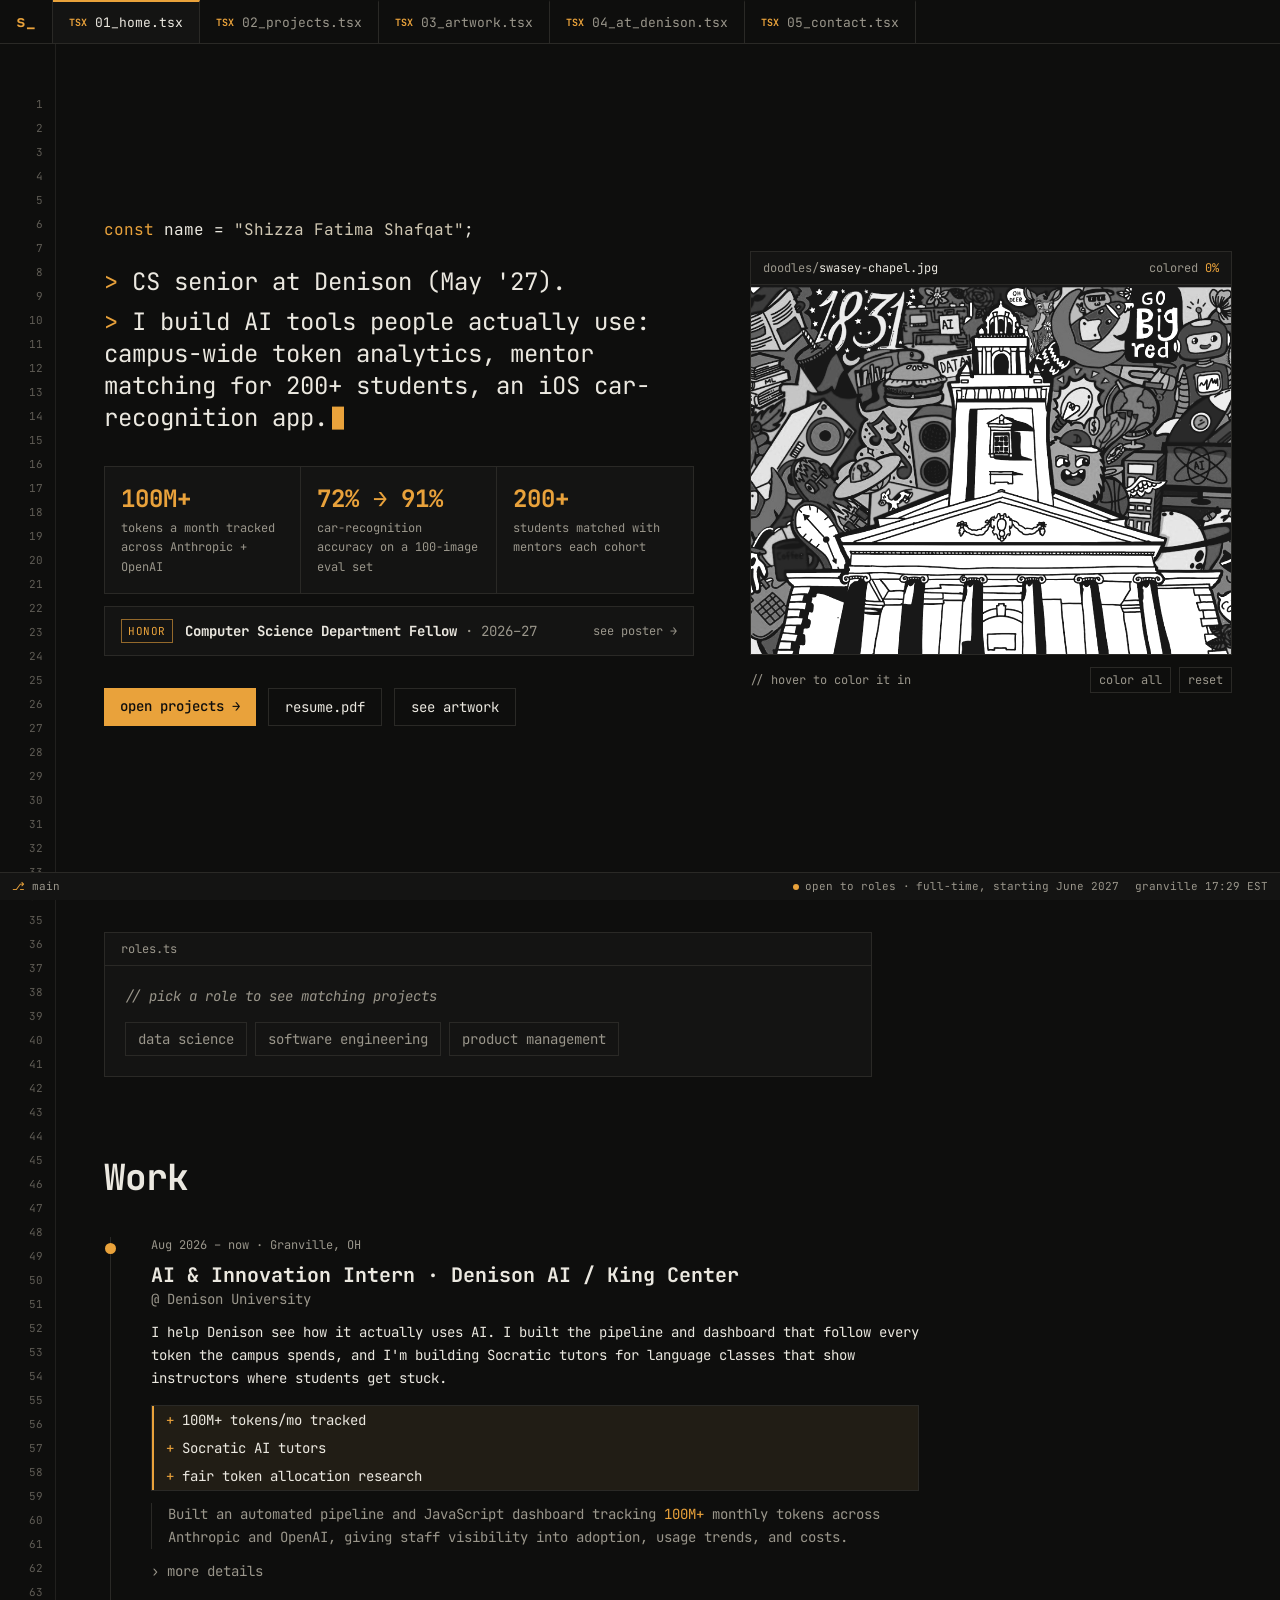
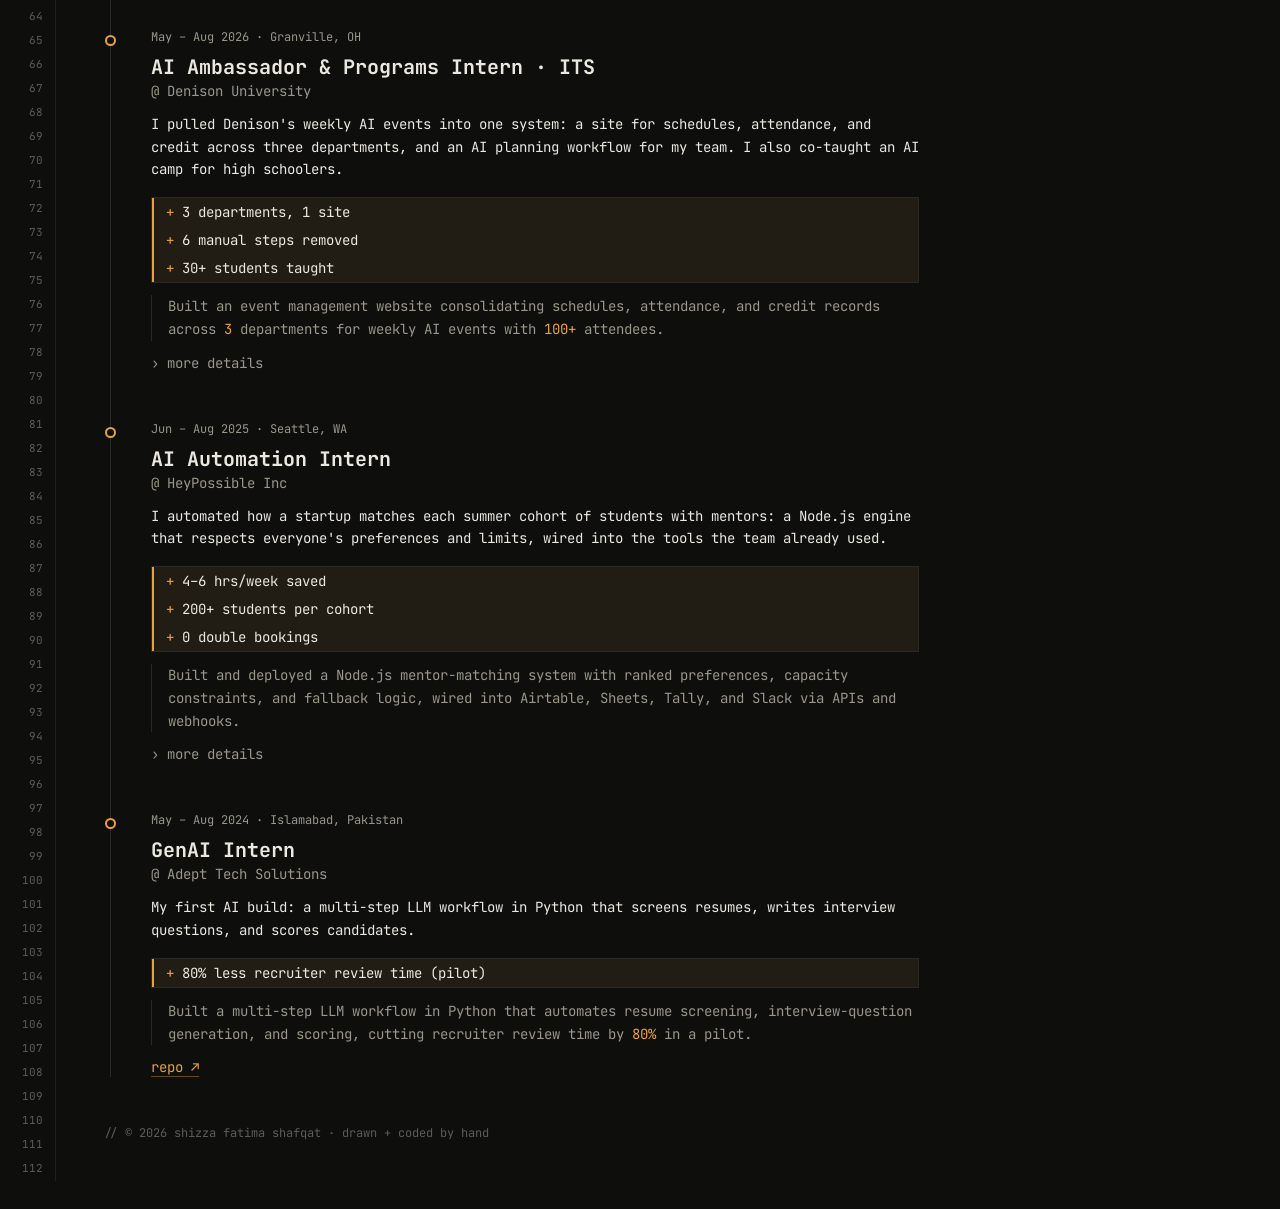
<file: index.html>
<!doctype html>
<html lang="en">
<head>
  <meta charset="utf-8">
  <meta name="viewport" content="width=device-width, initial-scale=1">
  <title>Shizza Shafqat · Data, SWE, PM</title>
  <link rel="canonical" href="https://shizzashafqat.github.io/portfolio/v2/">
  <meta name="description" content="Shizza Fatima Shafqat: CS at Denison University. Building AI, software, and products, and drawing all of it.">
  <meta property="og:title" content="Shizza Shafqat · Data, SWE, PM">
  <meta property="og:description" content="CS at Denison. Building AI, software, and products, and drawing all of it.">
  <meta property="og:url" content="https://shizzashafqat.github.io/portfolio/v2/">
  <meta property="og:image" content="https://shizzashafqat.github.io/portfolio/assets/doodles/denison-doodle.jpg">
  <meta http-equiv="refresh" content="0; url=./v2/">
  <script>location.replace("./v2/" + location.hash);</script>
</head>
<body style="background:#0e0e0d;color:#ebe8e0;font-family:monospace">
  <p>The site lives at <a href="./v2/" style="color:#e9a23b">shizzashafqat.github.io/portfolio/v2</a>.</p>
</body>
</html>
</file>
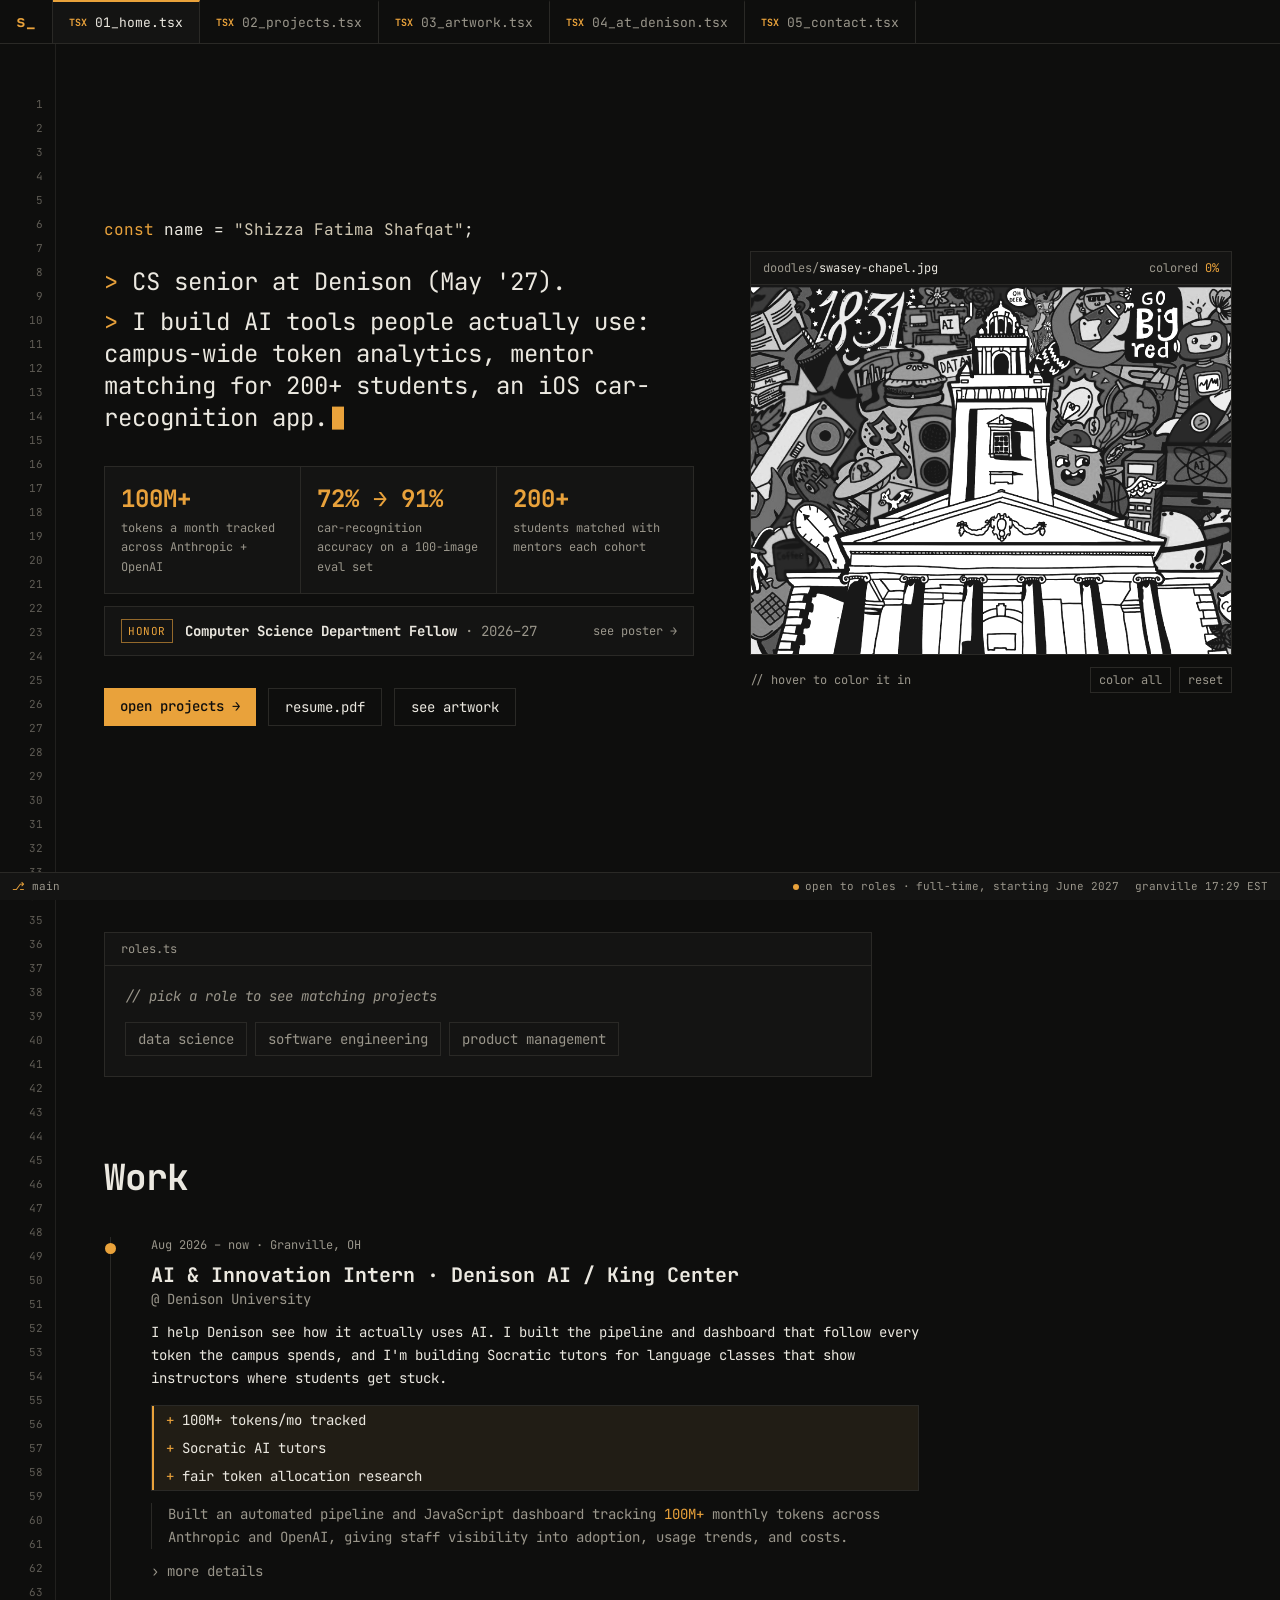
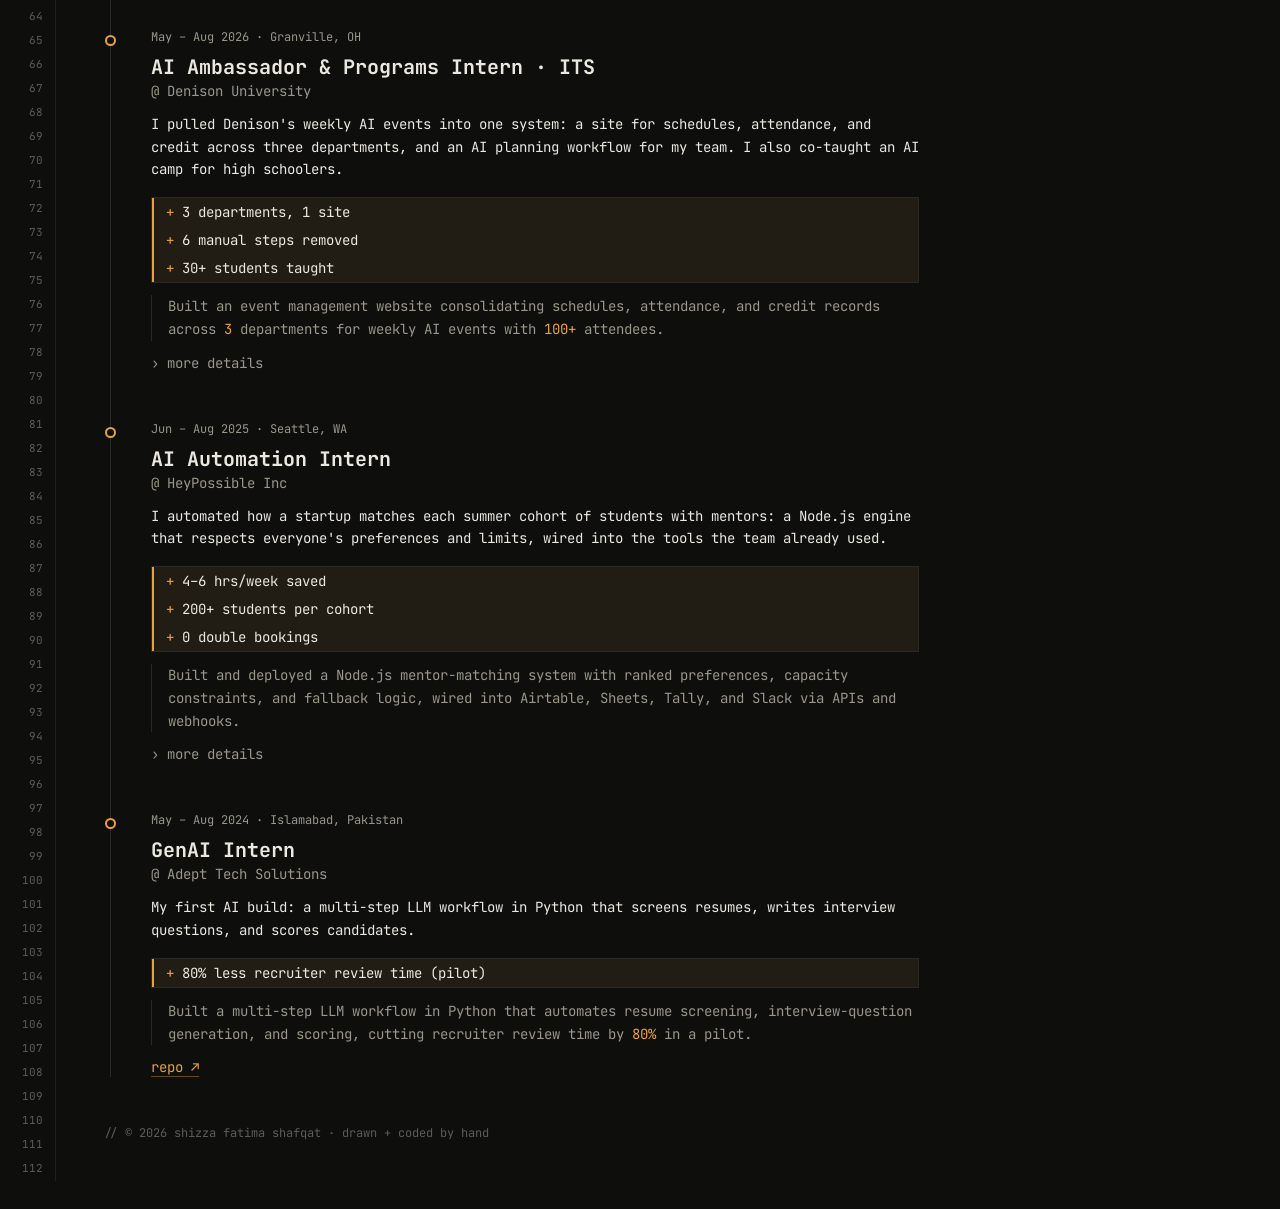
<file: v2/index.html>
<!doctype html>
<html lang="en">
<head>
  <meta charset="utf-8">
  <meta name="viewport" content="width=device-width, initial-scale=1">
  <title>Shizza Shafqat: Software / Data / Product</title>
  <meta name="description" content="Shizza Fatima Shafqat: senior CS student at Denison University, class of 2027. Software, data, product, and art.">
  <meta property="og:type" content="website">
  <meta property="og:url" content="https://shizzashafqat.github.io/portfolio/v2/">
  <meta property="og:title" content="Shizza Shafqat: Software / Data / Product">
  <meta property="og:description" content="CS senior at Denison (May '27). I build AI tools people actually use. Open to full-time roles starting June 2027.">
  <meta property="og:image" content="https://shizzashafqat.github.io/portfolio/assets/doodles/denison-doodle.jpg">
  <meta name="twitter:card" content="summary_large_image">
  <meta name="theme-color" content="#0e0e0d">
  <link rel="preconnect" href="https://fonts.googleapis.com">
  <link rel="preconnect" href="https://fonts.gstatic.com" crossorigin>
  <link href="https://fonts.googleapis.com/css2?family=JetBrains+Mono:ital,wght@0,400;0,500;0,700;1,400&display=swap" rel="stylesheet">
  <link rel="stylesheet" href="tailwind.css">
</head>
<body class="bg-ink font-mono text-fg antialiased">
  <div id="root">
    <!-- Shown to crawlers and before the app loads; React replaces it -->
    <main class="mx-auto max-w-3xl px-4 pt-20">
      <h1 class="text-2xl font-bold">Shizza Fatima Shafqat</h1>
      <p class="mt-4 text-dim">CS senior at Denison (May '27). I build AI tools people actually use: campus-wide token analytics, mentor matching for 200+ students, an iOS car-recognition app.</p>
    </main>
    <noscript><p style="padding:2rem">This site needs JavaScript to run. Please turn it on and reload.</p></noscript>
  </div>

  <!-- All content lives in ../assets/content.js and ../assets/art.js -->
  <script src="../assets/content.js"></script>
  <script src="../assets/art.js"></script>
  <script src="vendor/react.production.min.js"></script>
  <script src="vendor/react-dom.production.min.js"></script>
  <script src="vendor/htm.umd.js"></script>
  <script src="app.js"></script>
</body>
</html>
</file>
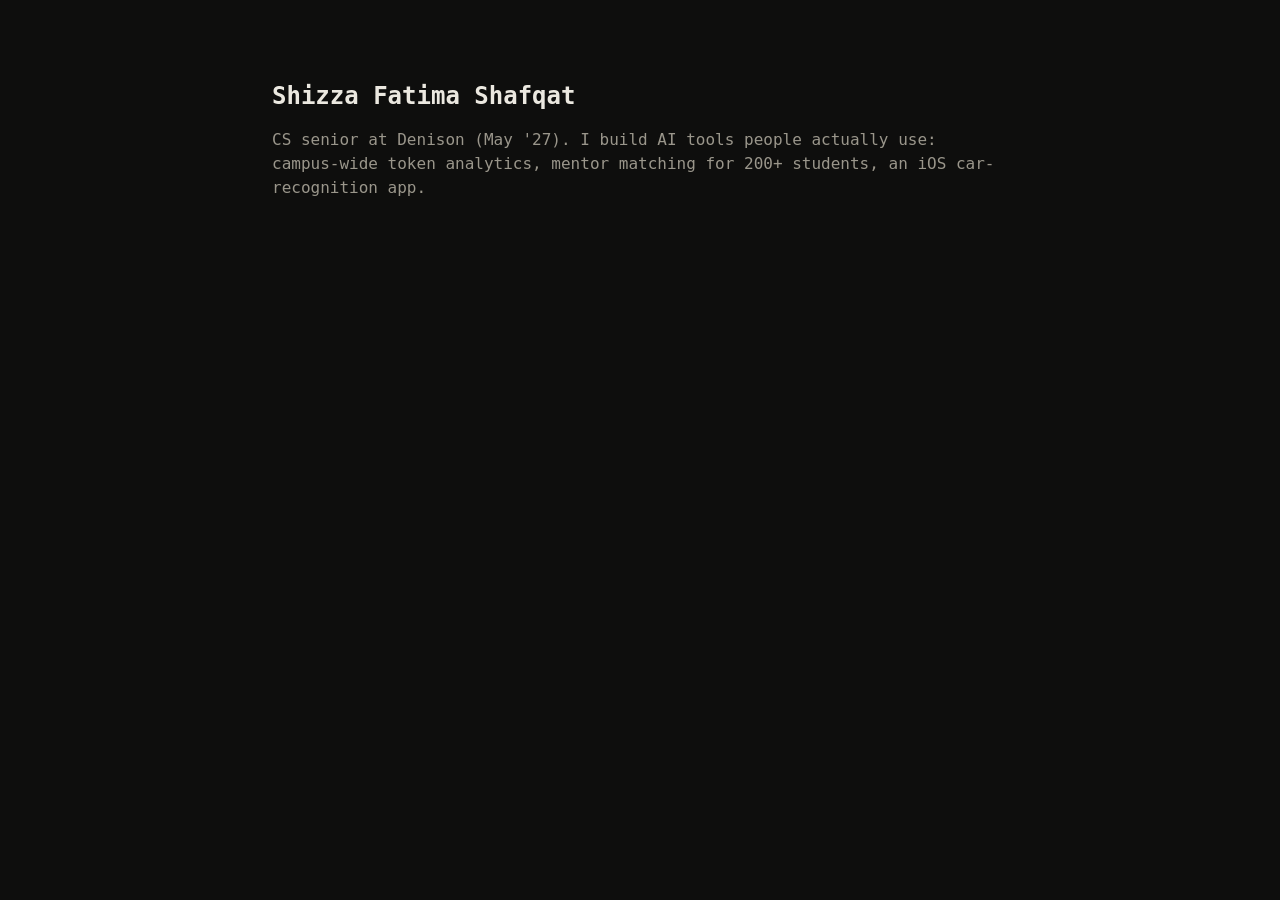
<file: art.html>
<!doctype html>
<html lang="en">
<head>
  <meta charset="utf-8">
  <meta http-equiv="refresh" content="0; url=./v2/#artwork">
  <link rel="canonical" href="https://shizzashafqat.github.io/portfolio/v2/#artwork">
  <title>Art · Shizza Shafqat</title>
</head>
<body style="background:#0e0e0d;color:#ebe8e0;font-family:monospace">
  <p>The art lives at <a href="./v2/#artwork" style="color:#e9a23b">shizzashafqat.github.io/portfolio/v2/#artwork</a>.</p>
</body>
</html>
</file>
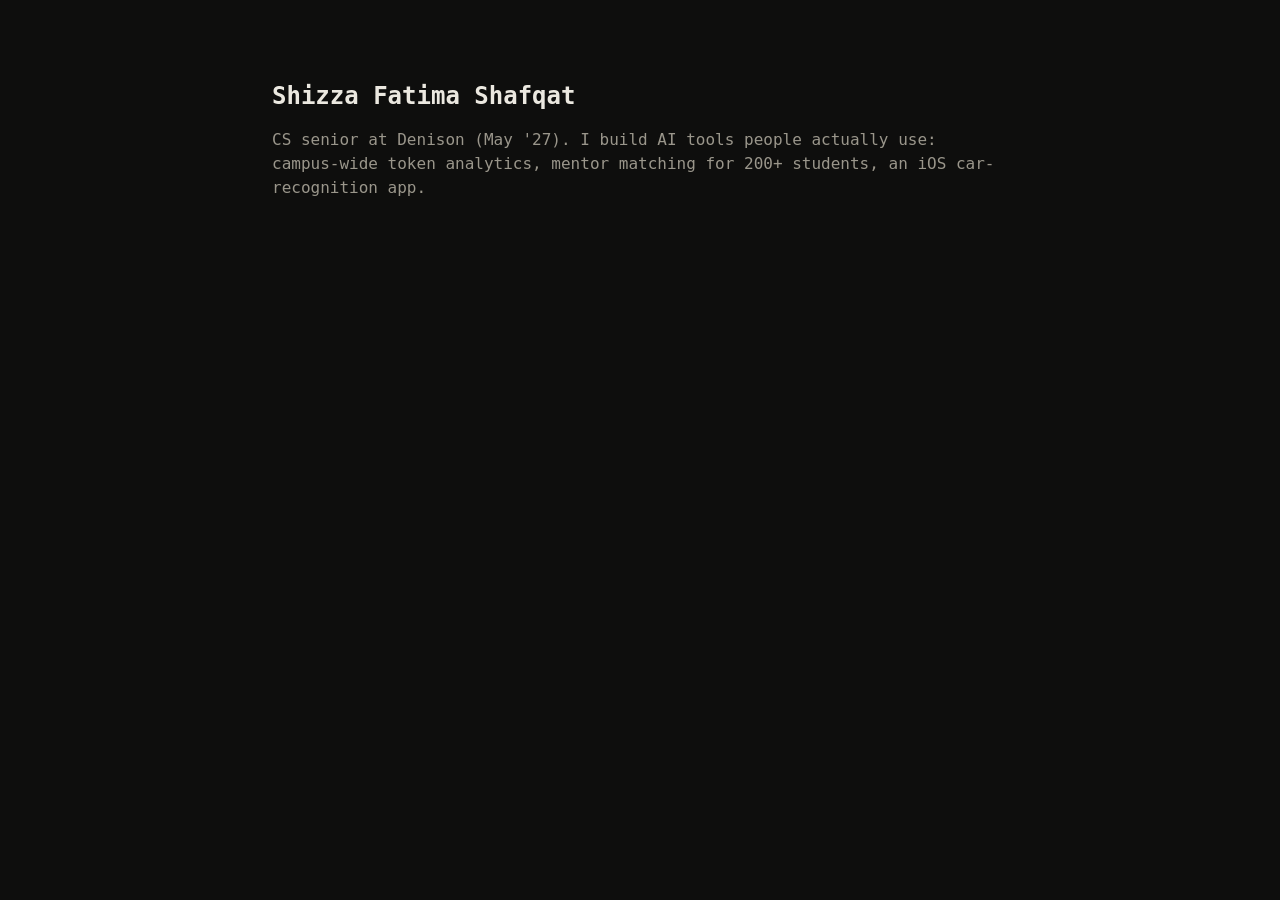
<file: v2/art.html>
<!doctype html>
<html lang="en">
<head>
  <meta charset="utf-8">
  <meta http-equiv="refresh" content="0; url=./#artwork">
  <title>Art · Shizza Shafqat</title>
</head>
<body style="background:#0e0e0d;color:#ebe8e0;font-family:monospace">
  <p>The art lives in <a href="./#artwork" style="color:#e9a23b">03_artwork.tsx</a> now.</p>
</body>
</html>
</file>
